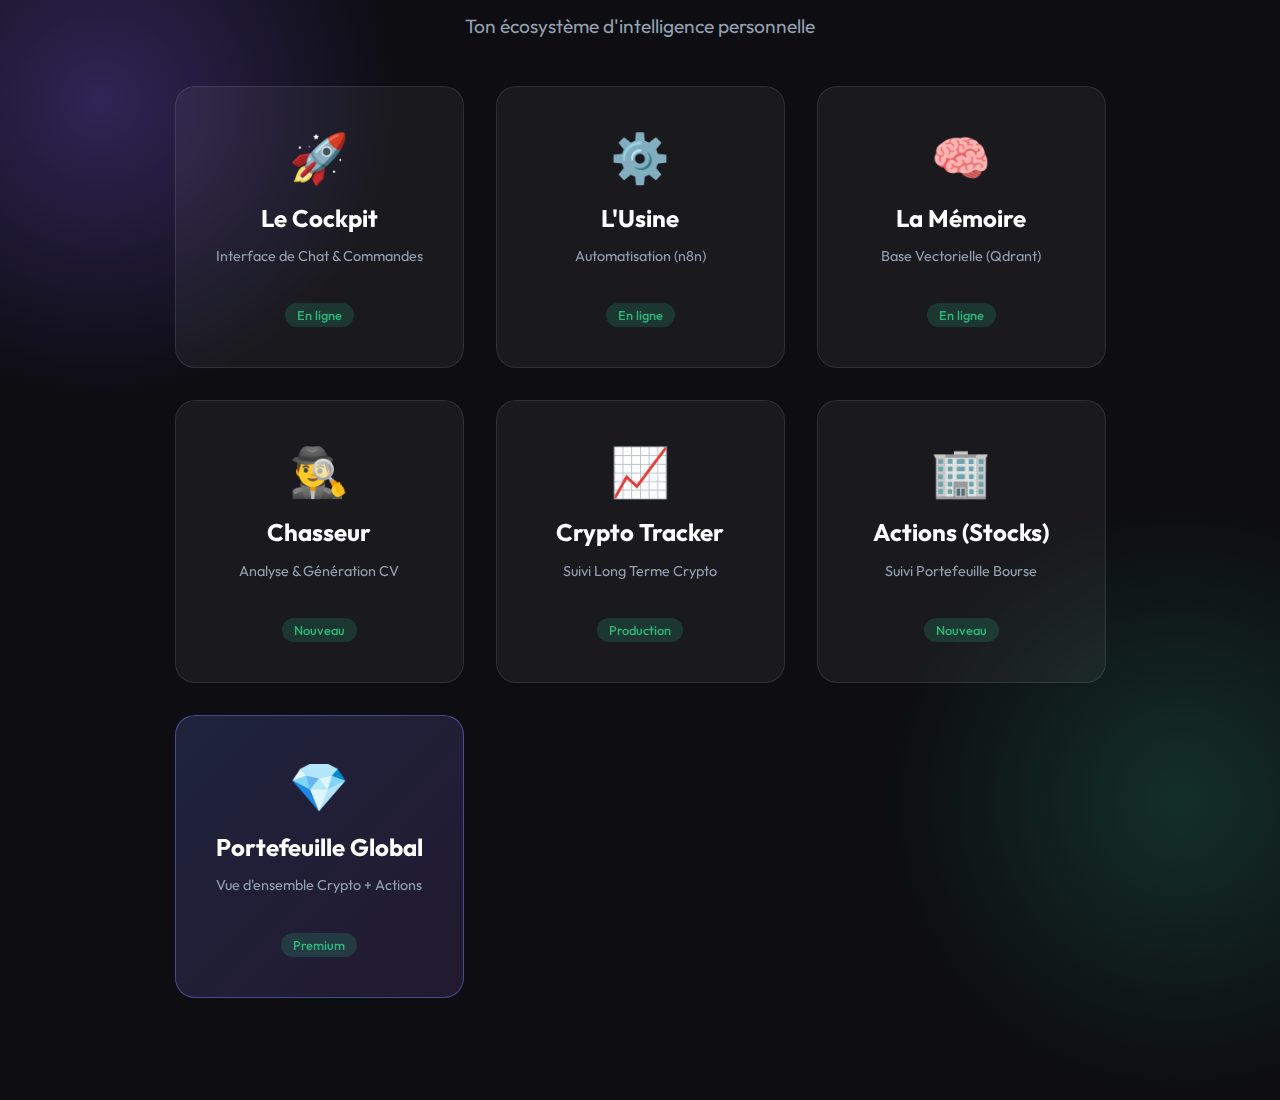
<file: dashboard/index.html>
<!DOCTYPE html>
<html lang="fr">

<head>
    <meta charset="UTF-8">
    <meta name="viewport" content="width=device-width, initial-scale=1.0">
    <title>AI Control Center</title>
    <link rel="preconnect" href="https://fonts.googleapis.com">
    <link rel="preconnect" href="https://fonts.gstatic.com" crossorigin>
    <link href="https://fonts.googleapis.com/css2?family=Outfit:wght@300;500;700&display=swap" rel="stylesheet">
    <link rel="stylesheet" href="style.css">
</head>

<body>
    <div class="background-orb"></div>
    <div class="background-orb two"></div>

    <div class="container">
        <header>
            <h1>AI Control Center</h1>
            <p>Ton écosystème d'intelligence personnelle</p>
        </header>

        <div class="grid">
            <!-- Card 1: Cockpit -->
            <a href="http://localhost:3000" target="_blank" class="card">
                <div class="icon">🚀</div>
                <h2>Le Cockpit</h2>
                <p>Interface de Chat & Commandes</p>
                <div class="status">En ligne</div>
            </a>

            <!-- Card 2: Usine -->
            <a href="http://localhost:5678" target="_blank" class="card">
                <div class="icon">⚙️</div>
                <h2>L'Usine</h2>
                <p>Automatisation (n8n)</p>
                <div class="status">En ligne</div>
            </a>

            <!-- Card 3: Mémoire -->
            <a href="http://localhost:6333/dashboard" target="_blank" class="card">
                <div class="icon">🧠</div>
                <h2>La Mémoire</h2>
                <p>Base Vectorielle (Qdrant)</p>
                <div class="status">En ligne</div>
            </a>
            <!-- Card 4: Job Hunter -->
            <a href="job-hunter.html" class="card">
                <div class="icon">🕵️‍♂️</div>
                <h2>Chasseur</h2>
                <p>Analyse & Génération CV</p>
                <div class="status">Nouveau</div>
            </a>

            <!-- Card 5: Crypto One-Glance -->
            <a href="crypto.html" class="card">
                <div class="icon">📈</div>
                <h2>Crypto Tracker</h2>
                <p>Suivi Long Terme Crypto</p>
                <div class="status">Production</div>
            </a>

            <!-- Card 6: Stocks -->
            <a href="stocks.html" class="card">
                <div class="icon">🏢</div>
                <h2>Actions (Stocks)</h2>
                <p>Suivi Portefeuille Bourse</p>
                <div class="status">Nouveau</div>
            </a>

            <!-- Card 7: Global Portfolio -->
            <a href="portfolio.html" class="card"
                style="background: linear-gradient(135deg, rgba(102, 126, 234, 0.2), rgba(118, 75, 162, 0.2)); border: 1px solid rgba(102, 126, 234, 0.5);">
                <div class="icon">💎</div>
                <h2>Portefeuille Global</h2>
                <p>Vue d'ensemble Crypto + Actions</p>
                <div class="status">Premium</div>
            </a>
        </div>
    </div>
</body>

</html>
</file>
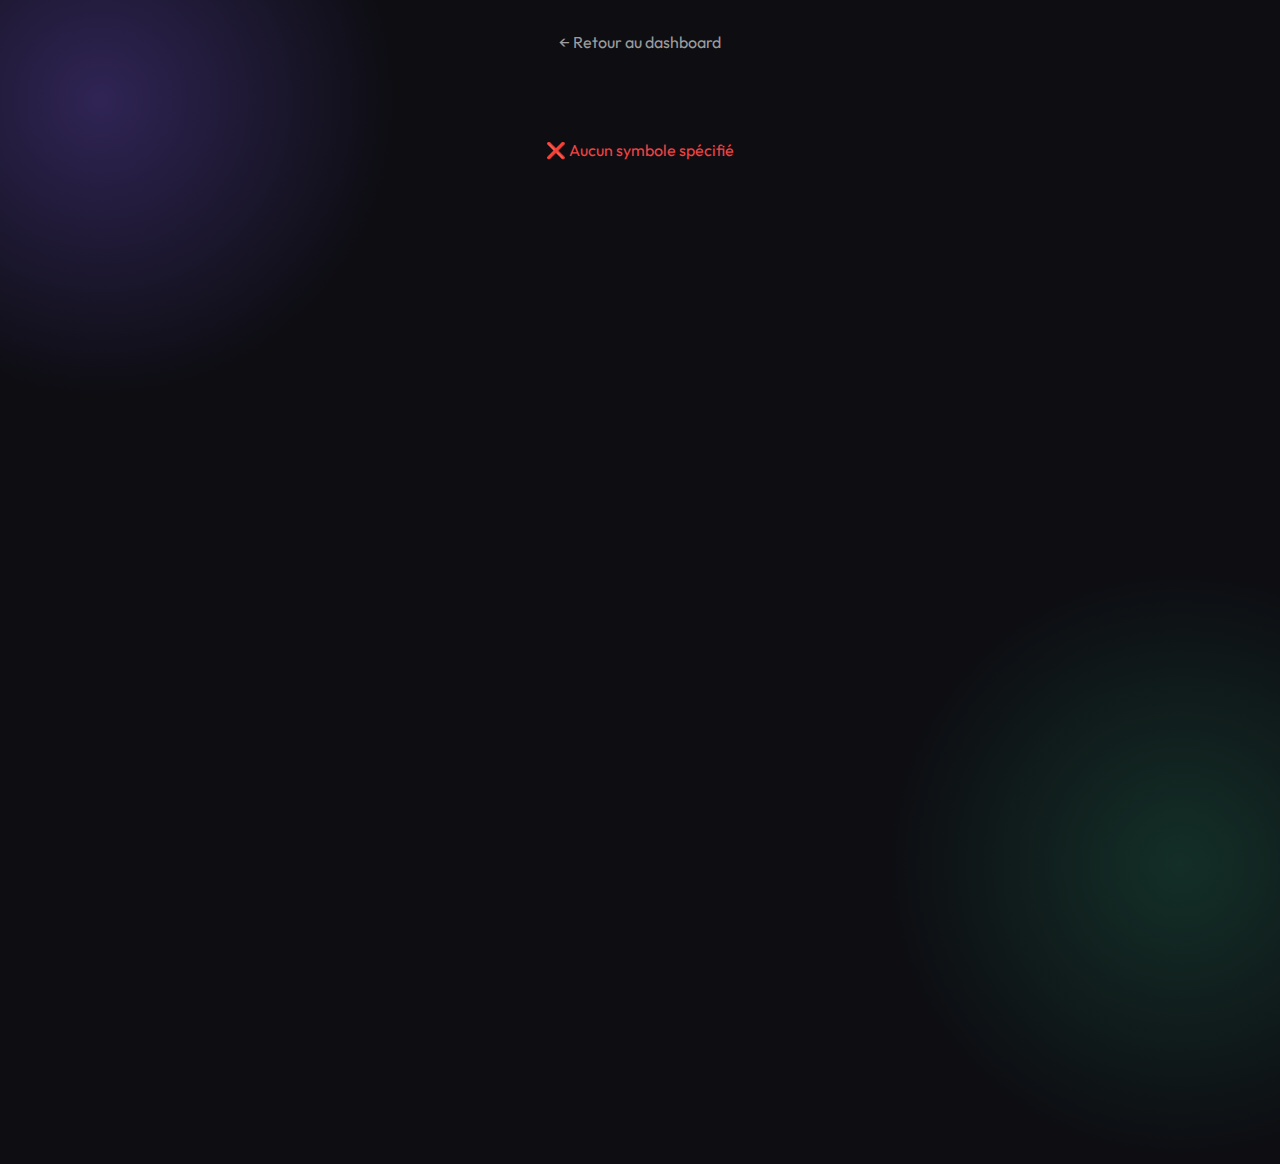
<file: dashboard/crypto-detail.html>
<!DOCTYPE html>
<html lang="fr">

<head>
      <meta charset="UTF-8">
      <meta name="viewport" content="width=device-width, initial-scale=1.0">
      <title>Crypto Detail</title>
      <link rel="preconnect" href="https://fonts.googleapis.com">
      <link rel="preconnect" href="https://fonts.gstatic.com" crossorigin>
      <link href="https://fonts.googleapis.com/css2?family=Outfit:wght@300;500;700&display=swap" rel="stylesheet">
      <link rel="stylesheet" href="style.css">
      <style>
            body {
                  align-items: flex-start !important;
                  overflow-y: auto !important;
                  padding: 2rem 0;
            }

            .container {
                  width: 100%;
                  max-width: 1200px;
                  margin: 0 auto;
                  padding: 0 2rem;
            }

            .back-btn {
                  display: inline-block;
                  color: rgba(255, 255, 255, 0.6);
                  text-decoration: none;
                  margin-bottom: 2rem;
                  transition: color 0.3s ease;
            }

            .back-btn:hover {
                  color: white;
            }

            .detail-header {
                  background: rgba(255, 255, 255, 0.05);
                  border: 1px solid rgba(255, 255, 255, 0.1);
                  border-radius: 16px;
                  padding: 2rem;
                  margin-bottom: 2rem;
            }

            .detail-title {
                  font-size: 2.5rem;
                  font-weight: 700;
                  margin-bottom: 0.5rem;
            }

            .detail-subtitle {
                  color: rgba(255, 255, 255, 0.6);
                  font-size: 1.2rem;
            }

            .metrics-grid {
                  display: grid;
                  grid-template-columns: repeat(auto-fit, minmax(250px, 1fr));
                  gap: 1.5rem;
                  margin-bottom: 2rem;
            }

            .metric-card {
                  background: rgba(255, 255, 255, 0.05);
                  border: 1px solid rgba(255, 255, 255, 0.1);
                  border-radius: 12px;
                  padding: 1.5rem;
            }

            .metric-label {
                  font-size: 14px;
                  color: rgba(255, 255, 255, 0.6);
                  margin-bottom: 8px;
            }

            .metric-value {
                  font-size: 24px;
                  font-weight: 700;
                  color: white;
            }

            .loading {
                  text-align: center;
                  padding: 40px;
                  color: rgba(255, 255, 255, 0.6);
            }

            .spinner {
                  border: 3px solid rgba(255, 255, 255, 0.1);
                  border-top: 3px solid #667eea;
                  border-radius: 50%;
                  width: 40px;
                  height: 40px;
                  animation: spin 1s linear infinite;
                  margin: 0 auto 16px;
            }

            @keyframes spin {
                  0% {
                        transform: rotate(0deg);
                  }

                  100% {
                        transform: rotate(360deg);
                  }
            }
      </style>
</head>

<body>
      <div class="background-orb"></div>
      <div class="background-orb two"></div>

      <div class="container">
            <a href="crypto.html" class="back-btn">← Retour au dashboard</a>

            <div id="content">
                  <div class="loading">
                        <div class="spinner"></div>
                        <p>Chargement des détails...</p>
                  </div>
            </div>
      </div>

      <script>
            const API_BASE = 'http://localhost:8000';

            // Get symbol from URL
            const urlParams = new URLSearchParams(window.location.search);
            const symbol = urlParams.get('symbol');

            if (!symbol) {
                  document.getElementById('content').innerHTML = `
                <div class="loading">
                    <p style="color: #ef4444;">❌ Aucun symbole spécifié</p>
                </div>
            `;
            } else {
                  loadCryptoDetail(symbol);
            }

            async function loadCryptoDetail(symbol) {
                  try {
                        const response = await fetch(`${API_BASE}/crypto/assets/${symbol}`);

                        if (!response.ok) {
                              throw new Error(`Erreur ${response.status}`);
                        }

                        const data = await response.json();
                        renderDetail(data);
                  } catch (error) {
                        document.getElementById('content').innerHTML = `
                    <div class="loading">
                        <p style="color: #ef4444;">❌ Erreur de chargement</p>
                        <p style="font-size: 14px; color: rgba(255,255,255,0.6);">${error.message}</p>
                    </div>
                `;
                  }
            }

            function renderDetail(crypto) {
                  const statusClass = crypto.status ? `status-${crypto.status.toLowerCase()}` : 'status-observer';
                  const price = crypto.price_usd ? `$${crypto.price_usd.toLocaleString('en-US', { minimumFractionDigits: 2, maximumFractionDigits: 2 })}` : 'N/A';
                  const marketCap = crypto.market_cap ? `$${(crypto.market_cap / 1e9).toFixed(2)}B` : 'N/A';
                  const tvl = crypto.tvl ? `$${(crypto.tvl / 1e9).toFixed(2)}B` : 'N/A';

                  document.getElementById('content').innerHTML = `
                <div class="detail-header">
                    <div class="detail-title">${crypto.symbol}</div>
                    <div class="detail-subtitle">${crypto.name} • ${crypto.category || 'N/A'}</div>
                </div>

                <div class="metrics-grid">
                    <div class="metric-card">
                        <div class="metric-label">Prix</div>
                        <div class="metric-value">${price}</div>
                    </div>
                    
                    <div class="metric-card">
                        <div class="metric-label">Market Cap</div>
                        <div class="metric-value">${marketCap}</div>
                    </div>
                    
                    <div class="metric-card">
                        <div class="metric-label">TVL</div>
                        <div class="metric-value">${tvl}</div>
                    </div>
                    
                    <div class="metric-card">
                        <div class="metric-label">Score Total</div>
                        <div class="metric-value">${crypto.total_score ? crypto.total_score.toFixed(1) : '-'}/30</div>
                    </div>
                    
                    <div class="metric-card">
                        <div class="metric-label">Fundamentals</div>
                        <div class="metric-value">${crypto.fundamentals_score ? crypto.fundamentals_score.toFixed(1) : '-'}/10</div>
                    </div>
                    
                    <div class="metric-card">
                        <div class="metric-label">Tokenomics</div>
                        <div class="metric-value">${crypto.tokenomics_score ? crypto.tokenomics_score.toFixed(1) : '-'}/10</div>
                    </div>
                    
                    <div class="metric-card">
                        <div class="metric-label">Momentum</div>
                        <div class="metric-value">${crypto.momentum_score ? crypto.momentum_score.toFixed(1) : '-'}/10</div>
                    </div>
                    
                    <div class="metric-card">
                        <div class="metric-label">Statut</div>
                        <div class="metric-value">
                            <span class="status-badge ${statusClass}">${crypto.status || 'N/A'}</span>
                        </div>
                    </div>
                </div>

                ${crypto.thesis ? `
                    <div class="metric-card" style="margin-bottom: 1.5rem;">
                        <div class="metric-label">Thèse d'investissement</div>
                        <p style="color: rgba(255,255,255,0.8); margin-top: 1rem; line-height: 1.6;">${crypto.thesis}</p>
                    </div>
                ` : ''}

                ${crypto.risks ? `
                    <div class="metric-card" style="margin-bottom: 1.5rem;">
                        <div class="metric-label">Risques</div>
                        <p style="color: rgba(255,255,255,0.8); margin-top: 1rem; line-height: 1.6;">${crypto.risks}</p>
                    </div>
                ` : ''}

                <div style="text-align: center; margin-top: 3rem; color: rgba(255,255,255,0.4);">
                    <p>📊 Plus de détails à venir (graphiques, événements, etc.)</p>
                </div>
            `;
            }
      </script>
</body>

</html>
</file>
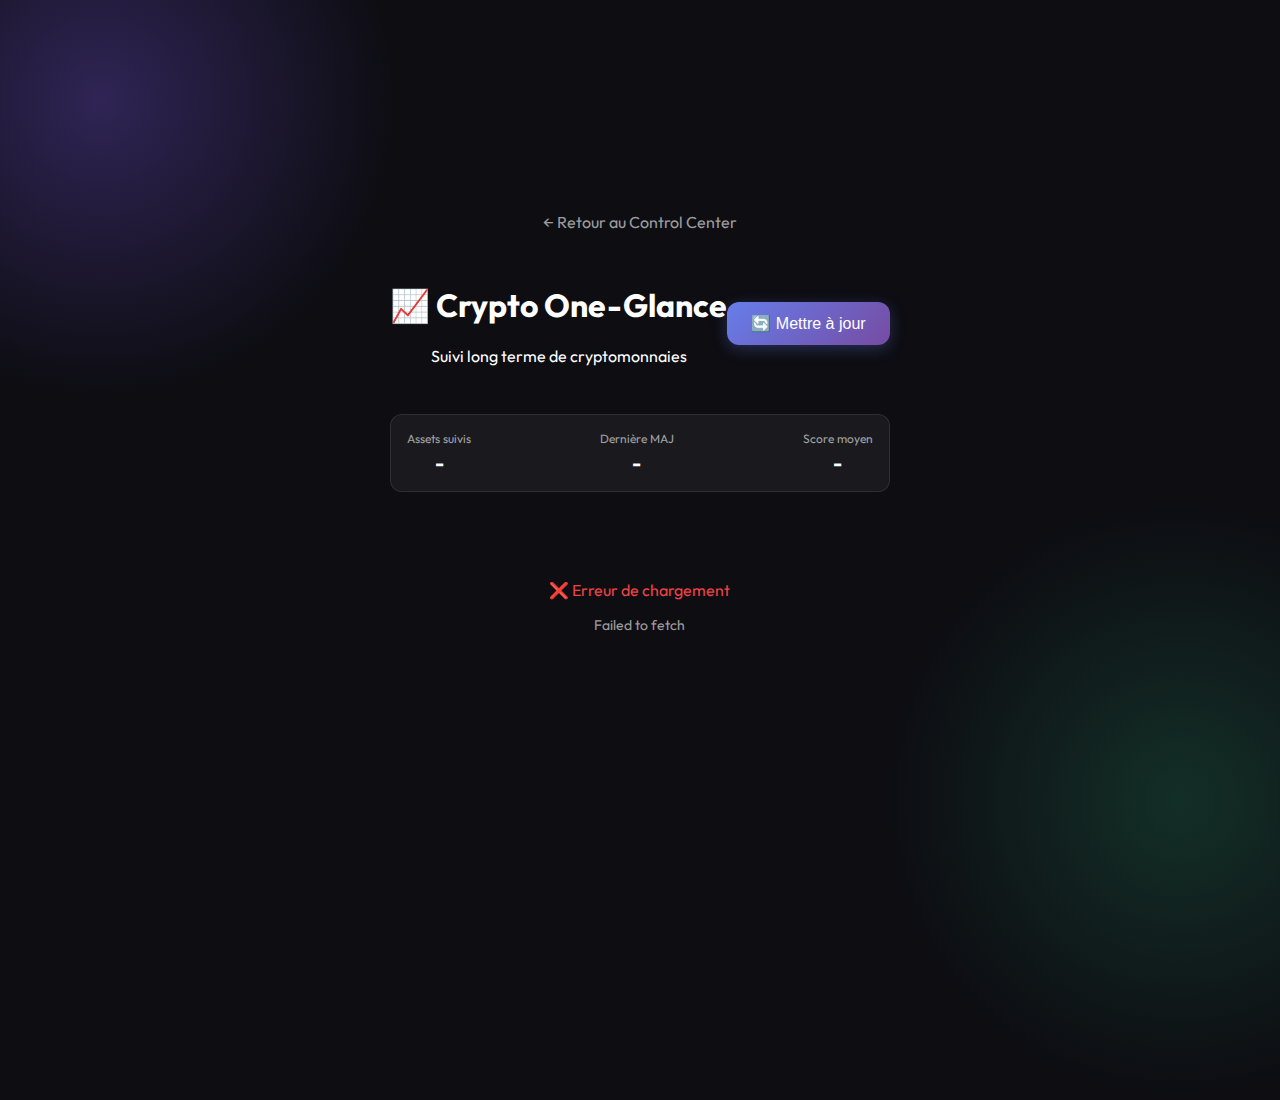
<file: dashboard/crypto.html>
<!DOCTYPE html>
<html lang="fr">

<head>
      <meta charset="UTF-8">
      <meta name="viewport" content="width=device-width, initial-scale=1.0">
      <title>Crypto One-Glance</title>
      <link rel="preconnect" href="https://fonts.googleapis.com">
      <link rel="preconnect" href="https://fonts.gstatic.com" crossorigin>
      <link href="https://fonts.googleapis.com/css2?family=Outfit:wght@300;500;700&display=swap" rel="stylesheet">
      <link rel="stylesheet" href="style.css">
      <style>
            .crypto-header {
                  display: flex;
                  justify-content: space-between;
                  align-items: center;
                  margin-bottom: 2rem;
            }

            .update-btn {
                  background: linear-gradient(135deg, #667eea 0%, #764ba2 100%);
                  color: white;
                  border: none;
                  padding: 12px 24px;
                  border-radius: 12px;
                  font-size: 16px;
                  font-weight: 500;
                  cursor: pointer;
                  transition: all 0.3s ease;
                  box-shadow: 0 4px 15px rgba(102, 126, 234, 0.3);
            }

            .update-btn:hover {
                  transform: translateY(-2px);
                  box-shadow: 0 6px 20px rgba(102, 126, 234, 0.4);
            }

            .update-btn:disabled {
                  opacity: 0.6;
                  cursor: not-allowed;
            }

            .status-bar {
                  background: rgba(255, 255, 255, 0.05);
                  border: 1px solid rgba(255, 255, 255, 0.1);
                  border-radius: 12px;
                  padding: 16px;
                  margin-bottom: 2rem;
                  display: flex;
                  justify-content: space-between;
                  align-items: center;
            }

            .status-item {
                  text-align: center;
            }

            .status-label {
                  font-size: 12px;
                  color: rgba(255, 255, 255, 0.6);
                  margin-bottom: 4px;
            }

            .status-value {
                  font-size: 20px;
                  font-weight: 700;
                  color: white;
            }

            .crypto-grid {
                  display: grid;
                  grid-template-columns: repeat(auto-fill, minmax(280px, 1fr));
                  gap: 1.5rem;
                  margin-top: 2rem;
            }

            .crypto-card {
                  background: rgba(255, 255, 255, 0.05);
                  border: 1px solid rgba(255, 255, 255, 0.1);
                  border-radius: 16px;
                  padding: 20px;
                  transition: all 0.3s ease;
            }

            .crypto-card:hover {
                  background: rgba(255, 255, 255, 0.08);
                  border-color: rgba(255, 255, 255, 0.2);
                  transform: translateY(-4px);
            }

            .crypto-symbol {
                  font-size: 24px;
                  font-weight: 700;
                  margin-bottom: 8px;
            }

            .crypto-name {
                  font-size: 14px;
                  color: rgba(255, 255, 255, 0.6);
                  margin-bottom: 16px;
            }

            .crypto-price {
                  font-size: 28px;
                  font-weight: 700;
                  color: #667eea;
                  margin-bottom: 12px;
            }

            .crypto-score {
                  display: flex;
                  justify-content: space-between;
                  align-items: center;
                  margin-top: 12px;
                  padding-top: 12px;
                  border-top: 1px solid rgba(255, 255, 255, 0.1);
            }

            .score-value {
                  font-size: 18px;
                  font-weight: 700;
            }

            .status-badge {
                  padding: 4px 12px;
                  border-radius: 20px;
                  font-size: 12px;
                  font-weight: 600;
            }

            .status-accumuler {
                  background: rgba(34, 197, 94, 0.2);
                  color: #22c55e;
            }

            .status-observer {
                  background: rgba(251, 191, 36, 0.2);
                  color: #fbbf24;
            }

            .status-riskoff {
                  background: rgba(239, 68, 68, 0.2);
                  color: #ef4444;
            }

            .loading {
                  text-align: center;
                  padding: 40px;
                  color: rgba(255, 255, 255, 0.6);
            }

            .spinner {
                  border: 3px solid rgba(255, 255, 255, 0.1);
                  border-top: 3px solid #667eea;
                  border-radius: 50%;
                  width: 40px;
                  height: 40px;
                  animation: spin 1s linear infinite;
                  margin: 0 auto 16px;
            }

            @keyframes spin {
                  0% {
                        transform: rotate(0deg);
                  }

                  100% {
                        transform: rotate(360deg);
                  }
            }

            .back-btn {
                  display: inline-block;
                  color: rgba(255, 255, 255, 0.6);
                  text-decoration: none;
                  margin-bottom: 2rem;
                  transition: color 0.3s ease;
            }

            .back-btn:hover {
                  color: white;
            }
      </style>
</head>

<body>
      <div class="background-orb"></div>
      <div class="background-orb two"></div>

      <div class="container">
            <a href="index.html" class="back-btn">← Retour au Control Center</a>

            <div class="crypto-header">
                  <div>
                        <h1>📈 Crypto One-Glance</h1>
                        <p>Suivi long terme de cryptomonnaies</p>
                  </div>
                  <button id="updateBtn" class="update-btn" onclick="updateData()">
                        🔄 Mettre à jour
                  </button>
            </div>

            <div class="status-bar">
                  <div class="status-item">
                        <div class="status-label">Assets suivis</div>
                        <div class="status-value" id="totalAssets">-</div>
                  </div>
                  <div class="status-item">
                        <div class="status-label">Dernière MAJ</div>
                        <div class="status-value" id="lastUpdate">-</div>
                  </div>
                  <div class="status-item">
                        <div class="status-label">Score moyen</div>
                        <div class="status-value" id="avgScore">-</div>
                  </div>
            </div>

            <div id="content">
                  <div class="loading">
                        <div class="spinner"></div>
                        <p>Chargement des données...</p>
                  </div>
            </div>
      </div>

      <script>
            const API_BASE = 'http://localhost:8000';

            async function loadDashboard() {
                  try {
                        const response = await fetch(`${API_BASE}/crypto/dashboard`);
                        const data = await response.json();

                        // Update status bar
                        document.getElementById('totalAssets').textContent = data.assets.length;
                        document.getElementById('lastUpdate').textContent = new Date(data.updated_at).toLocaleTimeString('fr-FR', { hour: '2-digit', minute: '2-digit' });

                        const avgScore = data.assets
                              .filter(a => a.total_score)
                              .reduce((sum, a) => sum + a.total_score, 0) / data.assets.filter(a => a.total_score).length;
                        document.getElementById('avgScore').textContent = avgScore.toFixed(1);

                        // Render crypto cards
                        const content = document.getElementById('content');
                        content.innerHTML = '<div class="crypto-grid"></div>';
                        const grid = content.querySelector('.crypto-grid');

                        data.assets
                              .sort((a, b) => (b.total_score || 0) - (a.total_score || 0))
                              .forEach(asset => {
                                    const card = document.createElement('div');
                                    card.className = 'crypto-card';

                                    const statusClass = asset.status ? `status-${asset.status.toLowerCase()}` : 'status-observer';
                                    const price = asset.price_usd ? `$${asset.price_usd.toLocaleString('en-US', { minimumFractionDigits: 2, maximumFractionDigits: 2 })}` : 'N/A';

                                    card.innerHTML = `
                            <div class="crypto-symbol">${asset.symbol}</div>
                            <div class="crypto-name">${asset.name} • ${asset.category}</div>
                            <div class="crypto-price">${price}</div>
                            <div class="crypto-score">
                                <div>
                                    <div class="status-label">Score</div>
                                    <div class="score-value">${asset.total_score ? asset.total_score.toFixed(1) : '-'}/30</div>
                                </div>
                                <div class="status-badge ${statusClass}">
                                    ${asset.status || 'N/A'}
                                </div>
                            </div>
                        `;

                                    card.onclick = () => window.location.href = `crypto-detail.html?symbol=${asset.symbol}`;
                                    grid.appendChild(card);
                              });
                  } catch (error) {
                        document.getElementById('content').innerHTML = `
                    <div class="loading">
                        <p style="color: #ef4444;">❌ Erreur de chargement</p>
                        <p style="font-size: 14px; color: rgba(255,255,255,0.6);">${error.message}</p>
                    </div>
                `;
                  }
            }

            async function updateData() {
                  const btn = document.getElementById('updateBtn');
                  btn.disabled = true;
                  btn.textContent = '⏳ Collecte en cours...';

                  try {
                        // Trigger collection
                        const collectResponse = await fetch(`${API_BASE}/crypto/trigger/collect`, {
                              method: 'POST'
                        });

                        if (!collectResponse.ok) {
                              throw new Error('Erreur lors de la collecte des données');
                        }

                        btn.textContent = '⏳ Calcul des scores...';

                        // Compute scores
                        const scoreResponse = await fetch(`${API_BASE}/crypto/compute/scores`, {
                              method: 'POST'
                        });

                        if (!scoreResponse.ok) {
                              throw new Error('Erreur lors du calcul des scores');
                        }

                        const scoreData = await scoreResponse.json();

                        // Success!
                        btn.textContent = '✅ Mise à jour réussie';
                        setTimeout(() => {
                              btn.textContent = '🔄 Mettre à jour';
                              loadDashboard(); // Reload data
                        }, 2000);

                  } catch (error) {
                        btn.textContent = '❌ Erreur';
                        alert('❌ Erreur: ' + error.message);
                        setTimeout(() => {
                              btn.textContent = '🔄 Mettre à jour';
                        }, 2000);
                  } finally {
                        btn.disabled = false;
                  }
            }

            // Load dashboard on page load
            loadDashboard();

            // Auto-refresh every 60 seconds
            setInterval(loadDashboard, 60000);
      </script>
</body>

</html>
</file>
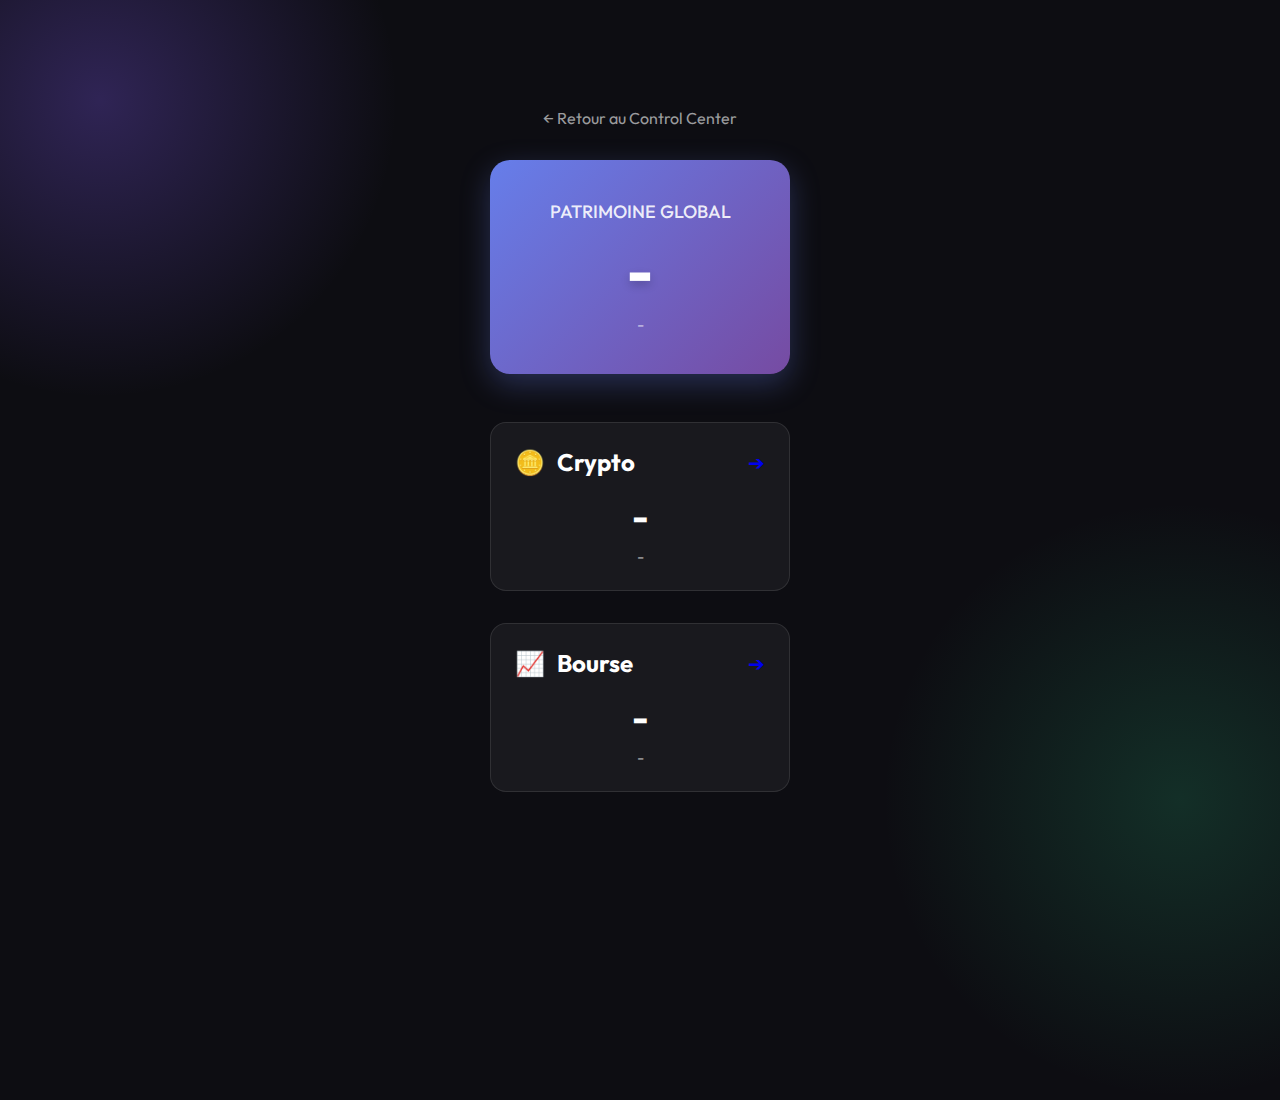
<file: dashboard/portfolio.html>
<!DOCTYPE html>
<html lang="fr">

<head>
      <meta charset="UTF-8">
      <meta name="viewport" content="width=device-width, initial-scale=1.0">
      <title>Global Portfolio</title>
      <link rel="preconnect" href="https://fonts.googleapis.com">
      <link href="https://fonts.googleapis.com/css2?family=Outfit:wght@300;500;700&display=swap" rel="stylesheet">
      <link rel="stylesheet" href="style.css">
      <style>
            .summary-grid {
                  display: grid;
                  grid-template-columns: repeat(auto-fit, minmax(300px, 1fr));
                  gap: 2rem;
                  margin-top: 2rem;
            }

            .asset-card {
                  background: rgba(255, 255, 255, 0.05);
                  border: 1px solid rgba(255, 255, 255, 0.1);
                  border-radius: 16px;
                  padding: 24px;
                  transition: all 0.3s ease;
                  text-decoration: none;
                  display: block;
            }

            .asset-card:hover {
                  background: rgba(255, 255, 255, 0.08);
                  transform: translateY(-4px);
            }

            .card-header {
                  display: flex;
                  justify-content: space-between;
                  align-items: center;
                  margin-bottom: 1rem;
            }

            .card-title {
                  font-size: 24px;
                  font-weight: 700;
                  color: white;
                  display: flex;
                  align-items: center;
                  gap: 12px;
            }

            .card-value {
                  font-size: 36px;
                  font-weight: 700;
                  color: white;
                  margin-bottom: 8px;
            }

            .card-sub {
                  font-size: 16px;
                  color: rgba(255, 255, 255, 0.6);
            }

            .pnl {
                  font-weight: 600;
            }

            .positive {
                  color: #10b981;
            }

            .negative {
                  color: #ef4444;
            }

            .total-section {
                  background: linear-gradient(135deg, #667eea 0%, #764ba2 100%);
                  border-radius: 20px;
                  padding: 40px;
                  text-align: center;
                  margin-bottom: 3rem;
                  box-shadow: 0 10px 30px rgba(102, 126, 234, 0.3);
            }

            .total-label {
                  font-size: 18px;
                  color: rgba(255, 255, 255, 0.9);
                  margin-bottom: 12px;
                  font-weight: 500;
            }

            .total-amount {
                  font-size: 56px;
                  font-weight: 800;
                  color: white;
                  margin-bottom: 8px;
                  text-shadow: 0 4px 10px rgba(0, 0, 0, 0.2);
            }
      </style>
</head>

<body>
      <div class="background-orb"></div>
      <div class="background-orb two"></div>

      <div class="container">
            <a href="index.html" class="back-btn"
                  style="color: rgba(255,255,255,0.6); text-decoration: none; margin-bottom: 2rem; display: inline-block;">←
                  Retour au Control Center</a>

            <div class="total-section">
                  <div class="total-label">PATRIMOINE GLOBAL</div>
                  <div class="total-amount" id="globalValue">-</div>
                  <div class="card-sub" id="globalPnl">-</div>
            </div>

            <div class="summary-grid">
                  <!-- Crypto Card -->
                  <a href="crypto.html" class="asset-card">
                        <div class="card-header">
                              <div class="card-title"><span>🪙</span> Crypto</div>
                              <span style="font-size: 20px;">➔</span>
                        </div>
                        <div class="card-value" id="cryptoValue">-</div>
                        <div class="card-sub" id="cryptoPnl">-</div>
                  </a>

                  <!-- Stocks Card -->
                  <a href="stocks.html" class="asset-card">
                        <div class="card-header">
                              <div class="card-title"><span>📈</span> Bourse</div>
                              <span style="font-size: 20px;">➔</span>
                        </div>
                        <div class="card-value" id="stocksValue">-</div>
                        <div class="card-sub" id="stocksPnl">-</div>
                  </a>
            </div>
      </div>

      <script>
            const API_BASE = 'http://localhost:8000';

            async function loadData() {
                  try {
                        // Fetch Crypto
                        const cryptoRes = await fetch(`${API_BASE}/crypto/portfolio/positions`);
                        const cryptoData = await cryptoRes.json();

                        // Fetch Stocks
                        const stocksRes = await fetch(`${API_BASE}/stocks/dashboard`); // Contains positions
                        const stocksData = await stocksRes.json();

                        // Calculate Crypto Stats
                        const cryptoVal = cryptoData.summary ? cryptoData.summary.total_value : 0;
                        const cryptoInvested = cryptoData.summary ? cryptoData.summary.total_invested : 0;
                        const cryptoPnl = cryptoVal - cryptoInvested;
                        const cryptoPnlPercent = cryptoInvested > 0 ? (cryptoPnl / cryptoInvested) * 100 : 0;

                        // Calculate Stocks Stats
                        let stocksVal = 0;
                        let stocksInvested = 0;
                        if (stocksData.positions) {
                              // Need to aggregate similarly to stocks.html/db logic
                              // The dashboard returns flat positions but doesn't return a "summary" object like crypto endpoint does
                              // But wait, db.get_positions returns current_value field!
                              stocksData.positions.forEach(p => {
                                    stocksVal += parseFloat(p.current_value || 0);
                                    stocksInvested += parseFloat(p.invested_amount || 0);
                              });
                        }
                        const stocksPnl = stocksVal - stocksInvested;
                        const stocksPnlPercent = stocksInvested > 0 ? (stocksPnl / stocksInvested) * 100 : 0;

                        // Global Stats
                        const globalVal = cryptoVal + stocksVal;
                        const globalInvested = cryptoInvested + stocksInvested;
                        const globalPnl = globalVal - globalInvested;
                        const globalPnlPercent = globalInvested > 0 ? (globalPnl / globalInvested) * 100 : 0;

                        // Update UI
                        updateCard('crypto', cryptoVal, cryptoPnl, cryptoPnlPercent);
                        updateCard('stocks', stocksVal, stocksPnl, stocksPnlPercent);

                        document.getElementById('globalValue').textContent = formatMoney(globalVal);
                        document.getElementById('globalPnl').innerHTML = formatPnl(globalPnl, globalPnlPercent);

                  } catch (error) {
                        console.error("Error loading portfolio:", error);
                  }
            }

            function formatMoney(amount) {
                  return '$' + amount.toLocaleString('en-US', { minimumFractionDigits: 2, maximumFractionDigits: 2 });
            }

            function formatPnl(amount, percent) {
                  const sign = amount >= 0 ? '+' : '';
                  const className = amount >= 0 ? 'positive' : 'negative';
                  return `<span class="pnl ${className}">${sign}${formatMoney(Math.abs(amount))} (${sign}${percent.toFixed(2)}%)</span>`;
            }

            function updateCard(type, val, pnl, percent) {
                  document.getElementById(`${type}Value`).textContent = formatMoney(val);
                  document.getElementById(`${type}Pnl`).innerHTML = formatPnl(pnl, percent);
            }

            loadData();
      </script>
</body>

</html>
</file>
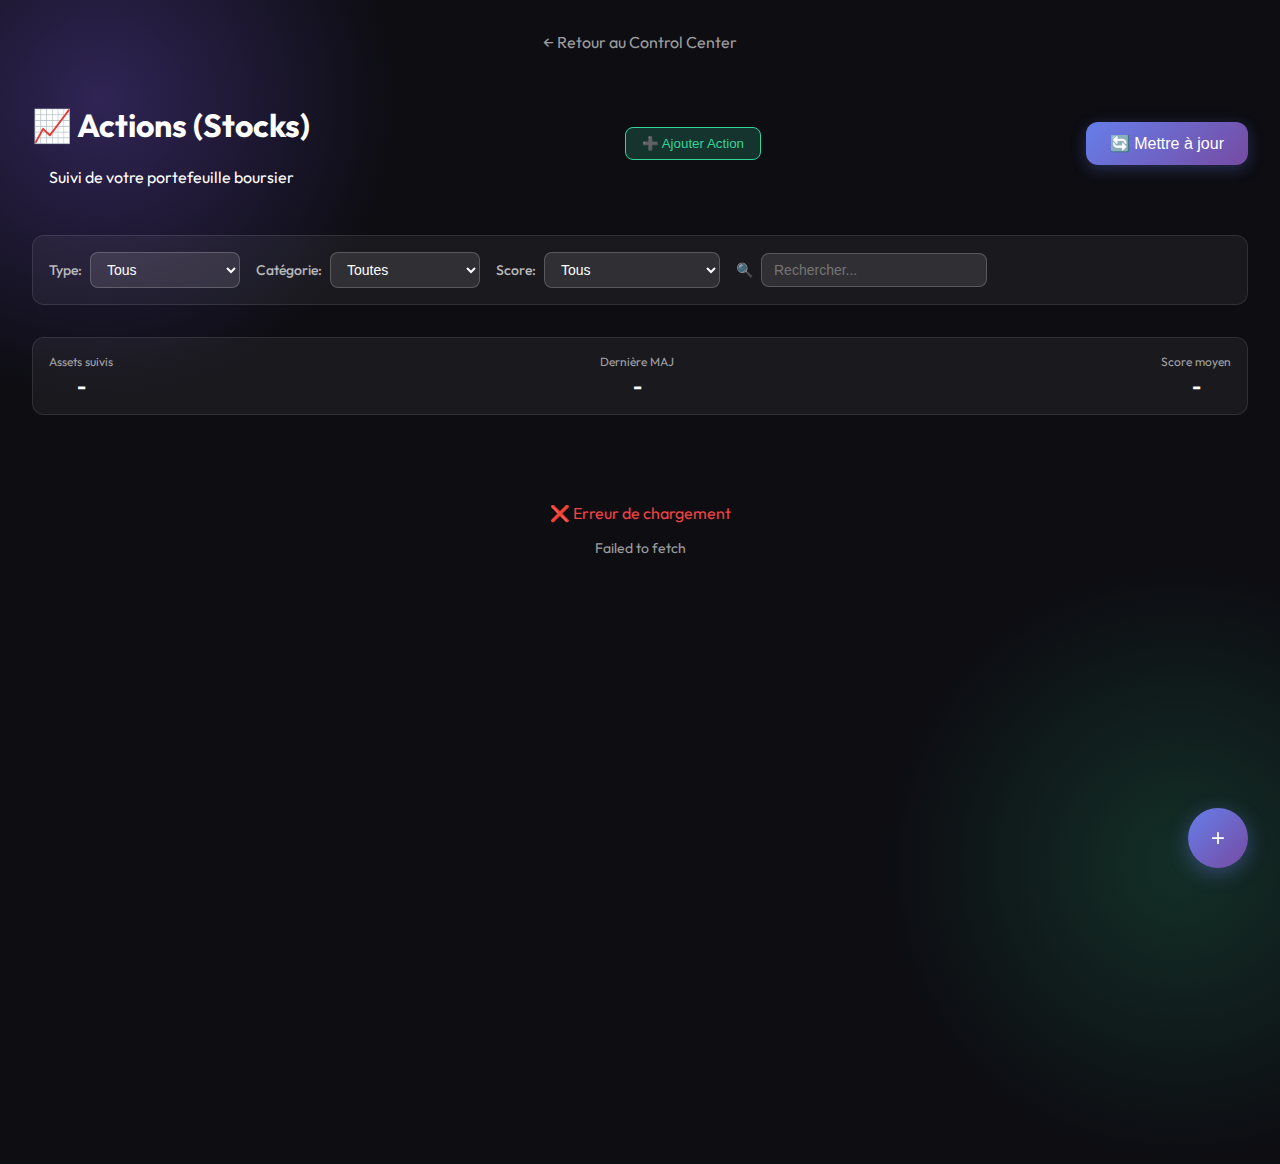
<file: dashboard/stocks.html>
<!DOCTYPE html>
<html lang="fr">

<head>
      <meta charset="UTF-8">
      <meta name="viewport" content="width=device-width, initial-scale=1.0">
      <title>Stocks One-Glance</title>
      <link rel="preconnect" href="https://fonts.googleapis.com">
      <link rel="preconnect" href="https://fonts.gstatic.com" crossorigin>
      <link href="https://fonts.googleapis.com/css2?family=Outfit:wght@300;500;700&display=swap" rel="stylesheet">
      <link rel="stylesheet" href="style.css">
      <style>
            .crypto-header {
                  display: flex;
                  justify-content: space-between;
                  align-items: center;
                  margin-bottom: 2rem;
            }

            .update-btn {
                  background: linear-gradient(135deg, #667eea 0%, #764ba2 100%);
                  color: white;
                  border: none;
                  padding: 12px 24px;
                  border-radius: 12px;
                  font-size: 16px;
                  font-weight: 500;
                  cursor: pointer;
                  transition: all 0.3s ease;
                  box-shadow: 0 4px 15px rgba(102, 126, 234, 0.3);
            }

            .update-btn:hover {
                  transform: translateY(-2px);
                  box-shadow: 0 6px 20px rgba(102, 126, 234, 0.4);
            }

            .update-btn:disabled {
                  opacity: 0.6;
                  cursor: not-allowed;
            }

            .status-bar {
                  background: rgba(255, 255, 255, 0.05);
                  border: 1px solid rgba(255, 255, 255, 0.1);
                  border-radius: 12px;
                  padding: 16px;
                  margin-bottom: 2rem;
                  display: flex;
                  justify-content: space-between;
                  align-items: center;
            }

            .status-item {
                  text-align: center;
            }

            .status-label {
                  font-size: 12px;
                  color: rgba(255, 255, 255, 0.6);
                  margin-bottom: 4px;
            }

            .status-value {
                  font-size: 20px;
                  font-weight: 700;
                  color: white;
            }

            .crypto-grid {
                  display: grid;
                  grid-template-columns: repeat(auto-fill, minmax(280px, 1fr));
                  gap: 1.5rem;
                  margin-top: 2rem;
            }

            .crypto-card {
                  background: rgba(255, 255, 255, 0.05);
                  border: 1px solid rgba(255, 255, 255, 0.1);
                  border-radius: 16px;
                  padding: 20px;
                  transition: all 0.3s ease;
            }

            .crypto-card:hover {
                  background: rgba(255, 255, 255, 0.08);
                  border-color: rgba(255, 255, 255, 0.2);
                  transform: translateY(-4px);
            }

            .crypto-symbol {
                  font-size: 24px;
                  font-weight: 700;
                  margin-bottom: 8px;
            }

            .crypto-name {
                  font-size: 14px;
                  color: rgba(255, 255, 255, 0.6);
                  margin-bottom: 16px;
            }

            .crypto-price {
                  font-size: 28px;
                  font-weight: 700;
                  color: #667eea;
                  margin-bottom: 12px;
            }

            .crypto-score {
                  display: flex;
                  justify-content: space-between;
                  align-items: center;
                  margin-top: 12px;
                  padding-top: 12px;
                  border-top: 1px solid rgba(255, 255, 255, 0.1);
            }

            .score-value {
                  font-size: 18px;
                  font-weight: 700;
            }

            .status-badge {
                  padding: 4px 12px;
                  border-radius: 20px;
                  font-size: 12px;
                  font-weight: 600;
            }

            .status-accumuler {
                  background: rgba(34, 197, 94, 0.2);
                  color: #22c55e;
            }

            .status-observer {
                  background: rgba(251, 191, 36, 0.2);
                  color: #fbbf24;
            }

            .status-riskoff {
                  background: rgba(239, 68, 68, 0.2);
                  color: #ef4444;
            }

            .loading {
                  text-align: center;
                  padding: 40px;
                  color: rgba(255, 255, 255, 0.6);
            }

            .spinner {
                  border: 3px solid rgba(255, 255, 255, 0.1);
                  border-top: 3px solid #667eea;
                  border-radius: 50%;
                  width: 40px;
                  height: 40px;
                  animation: spin 1s linear infinite;
                  margin: 0 auto 16px;
            }

            @keyframes spin {
                  0% {
                        transform: rotate(0deg);
                  }

                  100% {
                        transform: rotate(360deg);
                  }
            }

            .back-btn {
                  display: inline-block;
                  color: rgba(255, 255, 255, 0.6);
                  text-decoration: none;
                  margin-bottom: 2rem;
                  transition: color 0.3s ease;
            }

            .back-btn:hover {
                  color: white;
            }

            /* Override body alignment from style.css */
            body {
                  align-items: flex-start !important;
                  overflow-y: auto !important;
                  padding: 2rem 0;
            }

            .container {
                  width: 100%;
                  max-width: 1400px;
                  margin: 0 auto;
                  padding: 0 2rem;
            }

            /* Filters */
            .filters-bar {
                  background: rgba(255, 255, 255, 0.05);
                  border: 1px solid rgba(255, 255, 255, 0.1);
                  border-radius: 12px;
                  padding: 16px;
                  margin-bottom: 2rem;
                  display: flex;
                  gap: 16px;
                  flex-wrap: wrap;
                  align-items: center;
            }

            .filter-group {
                  display: flex;
                  align-items: center;
                  gap: 8px;
            }

            .filter-group label {
                  font-size: 14px;
                  color: rgba(255, 255, 255, 0.7);
                  font-weight: 500;
            }

            .filter-group select,
            .filter-group input {
                  background: rgba(255, 255, 255, 0.1);
                  border: 1px solid rgba(255, 255, 255, 0.2);
                  border-radius: 8px;
                  padding: 8px 12px;
                  color: white;
                  font-size: 14px;
                  min-width: 150px;
            }

            .search-group input {
                  min-width: 200px;
            }

            .filter-group select:focus,
            .filter-group input:focus {
                  outline: none;
                  border-color: #667eea;
            }

            /* Portfolio Summary */
            .portfolio-summary {
                  display: grid;
                  grid-template-columns: repeat(auto-fit, minmax(250px, 1fr));
                  gap: 1rem;
                  margin-bottom: 2rem;
                  padding: 1.5rem;
                  background: linear-gradient(135deg, rgba(102, 126, 234, 0.1), rgba(118, 75, 162, 0.1));
                  border: 1px solid rgba(102, 126, 234, 0.3);
                  border-radius: 12px;
            }

            .summary-card {
                  text-align: center;
                  padding: 1rem;
                  background: rgba(255, 255, 255, 0.05);
                  border-radius: 8px;
                  transition: transform 0.2s ease;
            }

            .summary-card:hover {
                  transform: translateY(-2px);
            }

            .summary-card.positive {
                  background: rgba(16, 185, 129, 0.1);
                  border: 1px solid rgba(16, 185, 129, 0.3);
            }

            .summary-card.negative {
                  background: rgba(239, 68, 68, 0.1);
                  border: 1px solid rgba(239, 68, 68, 0.3);
            }

            .summary-label {
                  font-size: 14px;
                  color: rgba(255, 255, 255, 0.7);
                  margin-bottom: 8px;
            }

            .summary-value {
                  font-size: 24px;
                  font-weight: 700;
                  color: white;
            }

            .summary-card.positive .summary-value {
                  color: #10b981;
            }

            .summary-card.negative .summary-value {
                  color: #ef4444;
            }

            /* Position indicator on crypto cards */
            .position-indicator {
                  margin-top: 12px;
                  padding: 8px;
                  background: rgba(102, 126, 234, 0.1);
                  border-left: 3px solid #667eea;
                  border-radius: 4px;
                  font-size: 12px;
            }

            .position-indicator .invested {
                  color: rgba(255, 255, 255, 0.6);
                  margin-bottom: 4px;
            }

            .position-indicator .current {
                  color: rgba(255, 255, 255, 0.8);
                  margin-bottom: 4px;
            }

            .position-indicator .profit {
                  font-weight: 600;
            }

            .position-indicator .profit.positive {
                  color: #10b981;
            }

            .position-indicator .profit.negative {
                  color: #ef4444;
            }

            /* Modal for adding positions */
            .modal {
                  display: none;
                  position: fixed;
                  z-index: 1000;
                  left: 0;
                  top: 0;
                  width: 100%;
                  height: 100%;
                  background-color: rgba(0, 0, 0, 0.7);
                  backdrop-filter: blur(5px);
            }

            .modal-content {
                  background: linear-gradient(135deg, #1a1a2e 0%, #16213e 100%);
                  margin: 5% auto;
                  padding: 2rem;
                  border: 1px solid rgba(102, 126, 234, 0.3);
                  border-radius: 16px;
                  width: 90%;
                  max-width: 500px;
                  box-shadow: 0 20px 60px rgba(0, 0, 0, 0.5);
            }

            .modal-header {
                  display: flex;
                  justify-content: space-between;
                  align-items: center;
                  margin-bottom: 1.5rem;
            }

            .modal-header h2 {
                  color: white;
                  margin: 0;
            }

            .close-btn {
                  color: rgba(255, 255, 255, 0.6);
                  font-size: 28px;
                  font-weight: bold;
                  cursor: pointer;
                  transition: color 0.3s ease;
            }

            .close-btn:hover {
                  color: white;
            }

            .form-group {
                  margin-bottom: 1.5rem;
            }

            .form-group label {
                  display: block;
                  color: rgba(255, 255, 255, 0.8);
                  margin-bottom: 0.5rem;
                  font-size: 14px;
            }

            .form-group input,
            .form-group select,
            .form-group textarea {
                  width: 100%;
                  padding: 12px;
                  background: rgba(255, 255, 255, 0.1);
                  border: 1px solid rgba(255, 255, 255, 0.2);
                  border-radius: 8px;
                  color: white;
                  font-size: 14px;
                  box-sizing: border-box;
            }

            .form-group input:focus,
            .form-group select:focus,
            .form-group textarea:focus {
                  outline: none;
                  border-color: #667eea;
            }

            .btn {
                  padding: 12px 24px;
                  border: none;
                  border-radius: 8px;
                  font-size: 14px;
                  font-weight: 600;
                  cursor: pointer;
                  transition: all 0.3s ease;
            }

            .btn-primary {
                  background: linear-gradient(135deg, #667eea 0%, #764ba2 100%);
                  color: white;
            }

            .btn-primary:hover {
                  transform: translateY(-2px);
                  box-shadow: 0 5px 15px rgba(102, 126, 234, 0.4);
            }

            .btn-secondary {
                  background: rgba(255, 255, 255, 0.1);
                  color: white;
                  margin-left: 10px;
            }

            .btn-secondary:hover {
                  background: rgba(255, 255, 255, 0.2);
            }

            .add-position-btn {
                  position: fixed;
                  bottom: 2rem;
                  right: 2rem;
                  width: 60px;
                  height: 60px;
                  border-radius: 50%;
                  background: linear-gradient(135deg, #667eea 0%, #764ba2 100%);
                  color: white;
                  font-size: 24px;
                  border: none;
                  cursor: pointer;
                  box-shadow: 0 5px 20px rgba(102, 126, 234, 0.4);
                  transition: all 0.3s ease;
                  z-index: 100;
            }

            .add-position-btn:hover {
                  transform: scale(1.1);
                  box-shadow: 0 8px 30px rgba(102, 126, 234, 0.6);
            }

            .delete-position-btn {
                  background: rgba(239, 68, 68, 0.2);
                  color: #ef4444;
                  border: 1px solid #ef4444;
                  padding: 4px 8px;
                  font-size: 12px;
                  margin-top: 8px;
                  width: 48%;
                  display: inline-block;
            }

            .delete-position-btn:hover {
                  background: rgba(239, 68, 68, 0.3);
            }

            .edit-position-btn {
                  background: rgba(102, 126, 234, 0.2);
                  color: #667eea;
                  border: 1px solid #667eea;
                  padding: 4px 8px;
                  font-size: 12px;
                  margin-top: 8px;
                  width: 48%;
                  display: inline-block;
                  cursor: pointer;
            }

            .edit-position-btn:hover {
                  background: rgba(102, 126, 234, 0.3);
            }

            .position-actions {
                  display: flex;
                  gap: 4%;
                  margin-top: 8px;
            }

            /* Positions Manager Table */
            .positions-table {
                  width: 100%;
                  border-collapse: collapse;
                  margin: 1rem 0;
            }

            .positions-table th,
            .positions-table td {
                  padding: 12px;
                  text-align: left;
                  border-bottom: 1px solid rgba(255, 255, 255, 0.1);
            }

            .positions-table th {
                  background: rgba(102, 126, 234, 0.2);
                  color: rgba(255, 255, 255, 0.9);
                  font-weight: 600;
                  font-size: 14px;
            }

            .positions-table td {
                  color: rgba(255, 255, 255, 0.8);
                  font-size: 14px;
            }

            .positions-table tr:hover {
                  background: rgba(255, 255, 255, 0.05);
            }

            .positions-table .profit-cell.positive {
                  color: #10b981;
                  font-weight: 600;
            }

            .positions-table .profit-cell.negative {
                  color: #ef4444;
                  font-weight: 600;
            }

            .positions-table tfoot td {
                  font-weight: 700;
                  font-size: 15px;
                  color: white;
                  background: rgba(102, 126, 234, 0.1);
                  border-top: 2px solid rgba(102, 126, 234, 0.3);
            }

            .position-action-btn {
                  padding: 6px 12px;
                  margin: 0 4px;
                  font-size: 12px;
                  border-radius: 6px;
                  cursor: pointer;
                  border: none;
                  transition: all 0.2s ease;
            }

            .position-action-btn.edit {
                  background: rgba(102, 126, 234, 0.2);
                  color: #667eea;
                  border: 1px solid #667eea;
            }

            .position-action-btn.edit:hover {
                  background: rgba(102, 126, 234, 0.3);
            }

            .position-action-btn.delete {
                  background: rgba(239, 68, 68, 0.2);
                  color: #ef4444;
                  border: 1px solid #ef4444;
            }

            .position-action-btn.delete:hover {
                  background: rgba(239, 68, 68, 0.3);
            }
      </style>
</head>

<body>
      <div class="background-orb"></div>
      <div class="background-orb two"></div>

      <div class="container">
            <a href="index.html" class="back-btn">← Retour au Control Center</a>

            <div class="crypto-header">
                  <div>
                        <h1>📈 Actions (Stocks)</h1>
                        <p>Suivi de votre portefeuille boursier</p>
                  </div>
                  <button id="addCryptoBtn" class="add-btn" onclick="openSearchModal()"
                        style="margin-right: 10px; background: rgba(52, 211, 153, 0.2); color: #34d399; border: 1px solid #34d399; padding: 0.5rem 1rem; border-radius: 8px; cursor: pointer; display: flex; align-items: center; gap: 0.5rem; transition: all 0.2s;">
                        ➕ Ajouter Action
                  </button>
                  <button id="updateBtn" class="update-btn" onclick="updateData()">
                        🔄 Mettre à jour
                  </button>
            </div>

            <!-- Filters -->
            <div class="filters-bar">
                  <div class="filter-group">
                        <label>Type:</label>
                        <select id="filterType" onchange="applyFilters()">
                              <option value="">Tous</option>
                              <option value="top50">Top 50</option>
                              <option value="watchlist">Ma Watchlist</option>
                              <option value="portfolio">💼 Mon Portfolio</option>
                        </select>
                  </div>

                  <div class="filter-group">
                        <label>Catégorie:</label>
                        <select id="filterCategory" onchange="applyFilters()">
                              <option value="">Toutes</option>
                              <option value="DeFi">DeFi</option>
                              <option value="L1">Layer 1</option>
                              <option value="L2">Layer 2</option>
                              <option value="Infrastructure">Infrastructure</option>
                              <option value="Stablecoin">Stablecoin</option>
                              <option value="Other">Autre</option>
                        </select>
                  </div>

                  <div class="filter-group">
                        <label>Score:</label>
                        <select id="filterScore" onchange="applyFilters()">
                              <option value="">Tous</option>
                              <option value="high">≥ 20 (ACCUMULER)</option>
                              <option value="medium">15-20 (OBSERVER)</option>
                              <option value="low">
                                    < 15 (RISKOFF)</option>
                        </select>
                  </div>

                  <div class="filter-group search-group">
                        <label>🔍</label>
                        <input type="text" id="searchInput" placeholder="Rechercher..." oninput="applyFilters()">
                  </div>
            </div>

            <!-- Portfolio Summary -->
            <div id="portfolioSummary" class="portfolio-summary" style="display: none;">
                  <div class="summary-card">
                        <div class="summary-label">💰 Investi Total</div>
                        <div class="summary-value" id="totalInvested">$0.00</div>
                  </div>
                  <div class="summary-card">
                        <div class="summary-label">📊 Valeur Actuelle</div>
                        <div class="summary-value" id="totalValue">$0.00</div>
                  </div>
                  <div class="summary-card" id="profitLossCard">
                        <div class="summary-label">📈 Gain/Perte</div>
                        <div class="summary-value" id="totalProfitLoss">$0.00 (0%)</div>
                  </div>
            </div>

            <div class="status-bar">
                  <div class="status-item">
                        <div class="status-label">Assets suivis</div>
                        <div class="status-value" id="totalAssets">-</div>
                  </div>
                  <div class="status-item">
                        <div class="status-label">Dernière MAJ</div>
                        <div class="status-value" id="lastUpdate">-</div>
                  </div>
                  <div class="status-item">
                        <div class="status-label">Score moyen</div>
                        <div class="status-value" id="avgScore">-</div>
                  </div>
            </div>

            <div id="content">
                  <div class="loading">
                        <div class="spinner"></div>
                        <p>Chargement des données...</p>
                  </div>
            </div>
      </div>

      <!-- Add Position Modal -->
      <div id="positionModal" class="modal">
            <div class="modal-content">
                  <div class="modal-header">
                        <h2 id="modalTitle">➕ Ajouter une Position</h2>
                        <span class="close-btn" onclick="closeModal()">&times;</span>
                  </div>
                  <form id="positionForm" onsubmit="submitPosition(event)">
                        <input type="hidden" id="positionId">
                        <div class="form-group">
                              <label>Crypto *</label>
                              <select id="symbolSelect" required>
                                    <option value="">Sélectionner...</option>
                              </select>
                        </div>
                        <div class="form-group">
                              <label>Quantité *</label>
                              <input type="number" id="quantityInput" step="0.00000001" min="0" required
                                    placeholder="Ex: 0.5">
                        </div>
                        <div class="form-group">
                              <label>Prix d'achat (USD) *</label>
                              <input type="number" id="priceInput" step="0.01" min="0" required
                                    placeholder="Ex: 2000.00">
                        </div>
                        <div class="form-group">
                              <label>Date d'achat *</label>
                              <input type="date" id="dateInput" required>
                        </div>
                        <div class="form-group">
                              <label>Notes (optionnel)</label>
                              <textarea id="notesInput" rows="3" placeholder="Ex: Achat DCA mensuel"></textarea>
                        </div>
                        <div>
                              <button type="submit" class="btn btn-primary" id="submitBtn">Ajouter</button>
                              <button type="button" class="btn btn-secondary" onclick="closeModal()">Annuler</button>
                        </div>
                  </form>
            </div>
      </div>

      <!-- Positions Manager Modal -->
      <div id="positionsManagerModal" class="modal">
            <div class="modal-content" style="max-width: 1000px;">
                  <div class="modal-header">
                        <h2 id="managerModalTitle">📋 Gérer les Positions</h2>
                        <span class="close-btn" onclick="closePositionsManager()">&times;</span>
                  </div>

                  <div id="positionsTableContainer">
                        <!-- Table will be dynamically generated -->
                  </div>

                  <div style="margin-top: 1.5rem; display: flex; justify-content: space-between; align-items: center;">
                        <button class="btn btn-primary" onclick="addNewPositionForSymbol()">
                              ➕ Ajouter une position
                        </button>
                        <button class="btn btn-secondary" onclick="closePositionsManager()">
                              Fermer
                        </button>
                  </div>
            </div>
      </div>

      <!-- Search Crypto Modal -->
      <div id="searchModal" class="modal">
            <div class="modal-content">
                  <div class="modal-header">
                        <h2>🔍 Rechercher une Action</h2>
                        <span class="close-btn" onclick="closeSearchModal()">&times;</span>
                  </div>
                  <div class="form-group">
                        <input type="text" id="coinSearchInput"
                              placeholder="Nom (ex: Apple) ou Ticker officiel (ex: AAPL, MC.PA)"
                              style="width: 100%; padding: 12px; background: rgba(255,255,255,0.05); border: 1px solid rgba(255,255,255,0.1); border-radius: 8px; color: white; font-size: 16px;"
                              oninput="debounceSearch()">
                        <p style="font-size: 12px; color: rgba(255,255,255,0.5); margin-top: 8px; font-style: italic;">
                              ℹ️ Si la recherche par nom échoue (blocage API), essayez le <strong>Ticker exact</strong>
                              (ex: <code>MC.PA</code> pour LVMH, <code>TTE.PA</code> pour Total).
                        </p>
                  </div>
                  <div id="searchResults" style="max-height: 400px; overflow-y: auto; margin-top: 1rem;">
                        <!-- Results will appear here -->
                  </div>
            </div>
      </div>

      <!-- Floating Add Button -->
      <button class="add-position-btn" onclick="openModal()" title="Ajouter une position">+</button>

      <script>
            const API_BASE = 'http://localhost:8000';
            let allAssets = []; // Store all assets for client-side filtering
            let portfolioPositions = {}; // Store positions by symbol

            async function loadDashboard() {
                  try {
                        const response = await fetch(`${API_BASE}/stocks/dashboard`);
                        const data = await response.json();

                        // Store all assets
                        allAssets = data.assets;

                        // Update status bar
                        document.getElementById('totalAssets').textContent = allAssets.length;
                        document.getElementById('lastUpdate').textContent = new Date(data.updated_at).toLocaleTimeString('fr-FR', { hour: '2-digit', minute: '2-digit' });

                        const avgScore = allAssets
                              .filter(a => a.total_score)
                              .reduce((sum, a) => sum + a.total_score, 0) / allAssets.filter(a => a.total_score).length;
                        document.getElementById('avgScore').textContent = avgScore ? avgScore.toFixed(1) : '-';

                        // Load portfolio
                        await loadPortfolio(data.positions);

                        // Apply filters
                        applyFilters();
                  } catch (error) {
                        document.getElementById('content').innerHTML = `
                    <div class="loading">
                        <p style="color: #ef4444;">❌ Erreur de chargement</p>
                        <p style="font-size: 14px; color: rgba(255,255,255,0.6);">${error.message}</p>
                    </div>
                `;
                  }
            }

            async function loadPortfolio(positionsData) {
                  // positionsData is passed directly from dashboard API
                  const positionsBySymbol = {};
                  (positionsData || []).forEach(pos => {
                        if (!positionsBySymbol[pos.symbol]) {
                              positionsBySymbol[pos.symbol] = [];
                        }
                        positionsBySymbol[pos.symbol].push(pos);
                  });

                  // Calculate aggregated values for each symbol
                  portfolioPositions = {};
                  Object.keys(positionsBySymbol).forEach(symbol => {
                        const positions = positionsBySymbol[symbol];
                        const aggregated = {
                              symbol: symbol,
                              positions: positions,
                              total_quantity: positions.reduce((sum, p) => sum + parseFloat(p.quantity), 0),
                              total_invested: positions.reduce((sum, p) => sum + parseFloat(p.invested_amount), 0),
                              // Current value: qty * current_price (from positions query or asset price)
                              count: positions.length
                        };

                        // Note: Backend positions query already calculates current_value and PnL based on latest metrics
                        aggregated.total_current_value = positions.reduce((sum, p) => sum + parseFloat(p.current_value || 0), 0);
                        aggregated.total_profit_loss = positions.reduce((sum, p) => sum + parseFloat(p.pnl || 0), 0);

                        aggregated.total_profit_loss_percent = aggregated.total_invested > 0
                              ? (aggregated.total_profit_loss / aggregated.total_invested) * 100
                              : 0;
                        portfolioPositions[symbol] = aggregated;
                  });

                  // Update portfolio summary if there are positions
                  if (positionsData && positionsData.length > 0) {
                        const totalInvested = Object.values(portfolioPositions).reduce((sum, p) => sum + p.total_invested, 0);
                        const totalValue = Object.values(portfolioPositions).reduce((sum, p) => sum + p.total_current_value, 0);
                        const totalPL = totalValue - totalInvested;
                        const totalPLPercent = totalInvested > 0 ? (totalPL / totalInvested) * 100 : 0;

                        document.getElementById('portfolioSummary').style.display = 'grid';
                        document.getElementById('totalInvested').textContent = `$${totalInvested.toLocaleString('en-US', { minimumFractionDigits: 2, maximumFractionDigits: 2 })}`;
                        document.getElementById('totalValue').textContent = `$${totalValue.toLocaleString('en-US', { minimumFractionDigits: 2, maximumFractionDigits: 2 })}`;

                        const profitLossCard = document.getElementById('profitLossCard');
                        const profitLossText = `${totalPL >= 0 ? '+' : ''}$${Math.abs(totalPL).toLocaleString('en-US', { minimumFractionDigits: 2, maximumFractionDigits: 2 })} (${totalPL >= 0 ? '+' : ''}${totalPLPercent.toFixed(2)}%)`;

                        document.getElementById('totalProfitLoss').textContent = profitLossText;
                        profitLossCard.className = 'summary-card ' + (totalPL >= 0 ? 'positive' : 'negative');
                  } else {
                        document.getElementById('portfolioSummary').style.display = 'none';
                  }
            }

            // Simplified apply filters (removed score logic for now)
            function applyFilters() {
                  const filterType = document.getElementById('filterType').value;
                  const filterCategory = document.getElementById('filterCategory').value;
                  const searchTerm = document.getElementById('searchInput').value.toLowerCase();

                  let filtered = allAssets;

                  if (filterType === 'portfolio') {
                        filtered = filtered.filter(a => portfolioPositions[a.symbol]);
                  }

                  if (filterCategory) {
                        filtered = filtered.filter(a => a.sector === filterCategory); // Use sector for stocks
                  }

                  if (searchTerm) {
                        filtered = filtered.filter(a =>
                              a.symbol.toLowerCase().includes(searchTerm) ||
                              a.name.toLowerCase().includes(searchTerm)
                        );
                  }

                  renderAssets(filtered);
            }

            function renderAssets(assets) {
                  const content = document.getElementById('content');
                  content.innerHTML = '<div class="crypto-grid"></div>';
                  const grid = content.querySelector('.crypto-grid');

                  if (assets.length === 0) {
                        content.innerHTML = `
                              <div class="loading">
                                    <p style="color: rgba(255,255,255,0.6);">Aucun résultat trouvé</p>
                              </div>
                        `;
                        return;
                  }

                  assets
                        .sort((a, b) => a.symbol.localeCompare(b.symbol))
                        .forEach(asset => {
                              const card = document.createElement('div');
                              card.className = 'crypto-card';

                              const price = asset.price ? `$${asset.price.toLocaleString('en-US', { minimumFractionDigits: 2, maximumFractionDigits: 2 })}` : 'N/A';

                              // Check if user has a position
                              const position = portfolioPositions[asset.symbol];
                              let positionHTML = '';

                              if (position) {
                                    const profitLoss = position.total_profit_loss || 0;
                                    const profitLossPercent = position.total_profit_loss_percent || 0;
                                    const profitClass = profitLoss >= 0 ? 'positive' : 'negative';
                                    const positionCount = position.count || 1;
                                    const positionLabel = positionCount > 1 ? ` (${positionCount} positions)` : '';

                                    positionHTML = `
                                          <div class="position-indicator">
                                                <div class="invested">Investi: $${position.total_invested.toLocaleString('en-US', { minimumFractionDigits: 2, maximumFractionDigits: 2 })}${positionLabel}</div>
                                                <div class="current">Valeur: $${position.total_current_value.toLocaleString('en-US', { minimumFractionDigits: 2, maximumFractionDigits: 2 })}</div>
                                                <div class="profit ${profitClass}">${profitLoss >= 0 ? '+' : ''}$${Math.abs(profitLoss).toFixed(2)} (${profitLoss >= 0 ? '+' : ''}${profitLossPercent.toFixed(2)}%)</div>
                                                <div class="position-actions">
                                                      <button class="btn edit-position-btn" onclick="event.stopPropagation(); showPositionsList('${asset.symbol}')">📋 Gérer (${positionCount})</button>
                                                      <button class="btn delete-position-btn" onclick="event.stopPropagation(); deleteAllPositions('${asset.symbol}')">🗑️ Supprimer</button>
                                                </div>
                                          </div>
                                    `;
                              }

                              const peRatio = asset.pe_ratio ? asset.pe_ratio.toFixed(2) : '-';
                              const divYield = asset.dividend_yield ? (asset.dividend_yield * 100).toFixed(2) + '%' : '-';

                              card.innerHTML = `
                            <div style="display: flex; justify-content: space-between; align-items: start;">
                                <div class="crypto-symbol">${asset.symbol}</div>
                                <span style="font-size: 12px; opacity:0.7;">${asset.currency || 'USD'}</span>
                            </div>
                            <div class="crypto-name">${asset.name} • ${asset.sector || 'N/A'}</div>
                            <div class="crypto-price">${price}</div>
                            <div class="crypto-score">
                                <div>
                                    <div class="status-label">P/E Ratio</div>
                                    <div class="score-value">${peRatio}</div>
                                </div>
                                <div>
                                    <div class="status-label">Div. Yield</div>
                                    <div class="score-value">${divYield}</div>
                                </div>
                            </div>
                            ${positionHTML}
                        `;
                              grid.appendChild(card);
                        });
            }

            async function updateData() {
                  // For stocks, we just reload the dashboard which fetches latest data
                  loadDashboard();
            }
            // Load dashboard on page load
            loadDashboard();

            // Auto-refresh every 60 seconds
            setInterval(loadDashboard, 60000);

            // Modal functions
            function openModal() {
                  // Reset to add mode
                  document.getElementById('positionId').value = '';
                  document.getElementById('modalTitle').textContent = '➕ Ajouter une Position';
                  document.getElementById('submitBtn').textContent = 'Ajouter';
                  document.getElementById('symbolSelect').disabled = false;

                  document.getElementById('positionModal').style.display = 'block';
                  populateCryptoSelect();
                  // Set default date to today
                  document.getElementById('dateInput').valueAsDate = new Date();
            }

            function closeModal() {
                  document.getElementById('positionModal').style.display = 'none';
                  document.getElementById('positionForm').reset();
                  document.getElementById('positionId').value = '';
                  document.getElementById('symbolSelect').disabled = false;
            }

            function populateCryptoSelect() {
                  const select = document.getElementById('symbolSelect');
                  select.innerHTML = '<option value="">Sélectionner...</option>';

                  // Sort assets alphabetically
                  const sortedAssets = [...allAssets].sort((a, b) => a.symbol.localeCompare(b.symbol));

                  sortedAssets.forEach(asset => {
                        const option = document.createElement('option');
                        option.value = asset.symbol;
                        option.textContent = `${asset.symbol} - ${asset.name}`;
                        select.appendChild(option);
                  });
            }

            async function submitPosition(event) {
                  event.preventDefault();

                  const positionId = document.getElementById('positionId').value;
                  const symbol = document.getElementById('symbolSelect').value;
                  const quantity = parseFloat(document.getElementById('quantityInput').value);
                  const price = parseFloat(document.getElementById('priceInput').value);
                  const date = document.getElementById('dateInput').value;
                  const notes = document.getElementById('notesInput').value;

                  // Determine if we're adding or updating
                  if (positionId) {
                        await updatePosition(positionId, symbol, quantity, price, date, notes);
                  } else {
                        await addPosition(symbol, quantity, price, date, notes);
                  }
            }

            async function addPosition(symbol, quantity, price, date, notes) {
                  try {
                        const response = await fetch(`${API_BASE}/stocks/positions`, {
                              method: 'POST',
                              headers: { 'Content-Type': 'application/json' },
                              body: JSON.stringify({
                                    symbol,
                                    quantity,
                                    price,
                                    date,
                                    notes: notes || null
                              })
                        });

                        if (!response.ok) {
                              const error = await response.json();
                              throw new Error(error.detail || 'Erreur lors de l\'ajout');
                        }

                        const result = await response.json();
                        console.log('Position ajoutée:', result);

                        // Close modal and reload
                        closeModal();
                        await loadPortfolio();
                        applyFilters();

                        alert(`✅ Position ajoutée: ${quantity} ${symbol} @ $${price}`);
                  } catch (error) {
                        console.error('Error adding position:', error);
                        alert(`❌ Erreur: ${error.message}`);
                  }
            }

            async function deletePosition(positionId, symbol) {
                  if (!confirm(`Supprimer la position ${symbol} ?`)) {
                        return;
                  }

                  try {
                        const response = await fetch(`${API_BASE}/crypto/portfolio/positions/${positionId}`, {
                              method: 'DELETE'
                        });

                        if (!response.ok) {
                              throw new Error('Erreur lors de la suppression');
                        }

                        console.log('Position supprimée:', positionId);

                        // Reload portfolio
                        await loadPortfolio();
                        applyFilters();

                        alert(`✅ Position ${symbol} supprimée`);
                  } catch (error) {
                        console.error('Error deleting position:', error);
                        alert(`❌ Erreur: ${error.message}`);
                  }
            }

            let currentManagedSymbol = null; // Track which symbol is being managed

            async function showPositionsList(symbol) {
                  const aggregated = portfolioPositions[symbol];
                  if (!aggregated || !aggregated.positions) return;

                  const positions = aggregated.positions;
                  currentManagedSymbol = symbol;

                  // Update modal title
                  document.getElementById('managerModalTitle').textContent = `📋 Gérer les Positions - ${symbol}`;

                  // Generate table HTML
                  let tableHTML = `
                        <table class="positions-table">
                              <thead>
                                    <tr>
                                          <th>Date</th>
                                          <th>Quantité</th>
                                          <th>Prix d'achat</th>
                                          <th>Investi</th>
                                          <th>Valeur actuelle</th>
                                          <th>P/L</th>
                                          <th>Actions</th>
                                    </tr>
                              </thead>
                              <tbody>
                  `;

                  // Add rows for each position
                  positions.forEach(pos => {
                        const profitLoss = pos.profit_loss_usd || 0;
                        const profitLossPercent = pos.profit_loss_percent || 0;
                        const profitClass = profitLoss >= 0 ? 'positive' : 'negative';
                        const formattedDate = new Date(pos.purchase_date).toLocaleDateString('fr-FR');

                        tableHTML += `
                              <tr>
                                    <td>${formattedDate}</td>
                                    <td>${pos.quantity.toLocaleString('en-US', { minimumFractionDigits: 2, maximumFractionDigits: 8 })}</td>
                                    <td>$${pos.purchase_price_usd.toLocaleString('en-US', { minimumFractionDigits: 2, maximumFractionDigits: 2 })}</td>
                                    <td>$${pos.invested_amount_usd.toLocaleString('en-US', { minimumFractionDigits: 2, maximumFractionDigits: 2 })}</td>
                                    <td>$${(pos.current_value_usd || 0).toLocaleString('en-US', { minimumFractionDigits: 2, maximumFractionDigits: 2 })}</td>
                                    <td class="profit-cell ${profitClass}">
                                          ${profitLoss >= 0 ? '+' : ''}$${Math.abs(profitLoss).toFixed(2)}
                                          (${profitLoss >= 0 ? '+' : ''}${profitLossPercent.toFixed(2)}%)
                                    </td>
                                    <td>
                                          <button class="position-action-btn edit" onclick="openEditModal(${pos.id}, '${symbol}')">✏️ Modifier</button>
                                          <button class="position-action-btn delete" onclick="deletePosition(${pos.id}, '${symbol}')">🗑️</button>
                                    </td>
                              </tr>
                        `;
                  });

                  // Add totals footer
                  const totalProfitLoss = aggregated.total_profit_loss || 0;
                  const totalProfitLossPercent = aggregated.total_profit_loss_percent || 0;
                  const totalProfitClass = totalProfitLoss >= 0 ? 'positive' : 'negative';

                  tableHTML += `
                              </tbody>
                              <tfoot>
                                    <tr>
                                          <td colspan="3"><strong>TOTAL (${positions.length} position${positions.length > 1 ? 's' : ''})</strong></td>
                                          <td><strong>$${aggregated.total_invested.toLocaleString('en-US', { minimumFractionDigits: 2, maximumFractionDigits: 2 })}</strong></td>
                                          <td><strong>$${aggregated.total_current_value.toLocaleString('en-US', { minimumFractionDigits: 2, maximumFractionDigits: 2 })}</strong></td>
                                          <td class="profit-cell ${totalProfitClass}">
                                                <strong>${totalProfitLoss >= 0 ? '+' : ''}$${Math.abs(totalProfitLoss).toFixed(2)}
                                                (${totalProfitLoss >= 0 ? '+' : ''}${totalProfitLossPercent.toFixed(2)}%)</strong>
                                          </td>
                                          <td></td>
                                    </tr>
                              </tfoot>
                        </table>
                  `;

                  // Insert table into modal
                  document.getElementById('positionsTableContainer').innerHTML = tableHTML;

                  // Show modal
                  document.getElementById('positionsManagerModal').style.display = 'block';
            }

            function closePositionsManager() {
                  document.getElementById('positionsManagerModal').style.display = 'none';
                  document.getElementById('positionsTableContainer').innerHTML = '';
                  currentManagedSymbol = null;
            }

            function addNewPositionForSymbol() {
                  if (!currentManagedSymbol) return;

                  // Close positions manager
                  closePositionsManager();

                  // Open add position modal with pre-filled symbol
                  document.getElementById('positionId').value = '';
                  document.getElementById('modalTitle').textContent = '➕ Ajouter une Position';
                  document.getElementById('submitBtn').textContent = 'Ajouter';

                  populateCryptoSelect();
                  document.getElementById('symbolSelect').value = currentManagedSymbol;
                  document.getElementById('symbolSelect').disabled = true; // Lock to current symbol

                  document.getElementById('positionModal').style.display = 'block';
                  document.getElementById('dateInput').valueAsDate = new Date();
            }

            async function deleteAllPositions(symbol) {
                  const aggregated = portfolioPositions[symbol];
                  if (!aggregated || !aggregated.positions) return;

                  const count = aggregated.positions.length;
                  const confirmMsg = count > 1
                        ? `Supprimer toutes les ${count} positions ${symbol} ?`
                        : `Supprimer la position ${symbol} ?`;

                  if (!confirm(confirmMsg)) return;

                  try {
                        // Delete all positions for this symbol
                        await Promise.all(aggregated.positions.map(pos =>
                              fetch(`${API_BASE}/crypto/portfolio/positions/${pos.id}`, { method: 'DELETE' })
                        ));

                        await loadPortfolio();
                        applyFilters();
                        alert(`✅ ${count} position(s) ${symbol} supprimée(s)`);
                  } catch (error) {
                        console.error('Error deleting positions:', error);
                        alert(`❌ Erreur lors de la suppression`);
                  }
            }

            function openEditModal(positionId, symbol) {
                  // Get aggregated position data
                  const aggregated = portfolioPositions[symbol];
                  if (!aggregated || !aggregated.positions) {
                        alert('❌ Position introuvable');
                        return;
                  }

                  // Find the specific position by ID
                  const position = aggregated.positions.find(p => p.id === positionId);
                  if (!position) {
                        alert('❌ Position introuvable');
                        return;
                  }

                  // Set modal to edit mode
                  document.getElementById('positionId').value = positionId;
                  document.getElementById('modalTitle').textContent = '✏️ Modifier la Position';
                  document.getElementById('submitBtn').textContent = 'Modifier';

                  // Populate form with current values
                  populateCryptoSelect();
                  document.getElementById('symbolSelect').value = symbol;
                  document.getElementById('symbolSelect').disabled = true; // Can't change crypto
                  document.getElementById('quantityInput').value = position.quantity;
                  document.getElementById('priceInput').value = position.purchase_price_usd;
                  document.getElementById('dateInput').value = position.purchase_date;
                  document.getElementById('notesInput').value = position.notes || '';

                  // Show modal
                  document.getElementById('positionModal').style.display = 'block';
            }

            async function updatePosition(positionId, symbol, quantity, price, date, notes) {
                  try {
                        const response = await fetch(`${API_BASE}/crypto/portfolio/positions/${positionId}`, {
                              method: 'PUT',
                              headers: { 'Content-Type': 'application/json' },
                              body: JSON.stringify({
                                    quantity,
                                    purchase_price_usd: price,
                                    purchase_date: date,
                                    notes: notes || null
                              })
                        });

                        if (!response.ok) {
                              const error = await response.json();
                              throw new Error(error.detail || 'Erreur lors de la modification');
                        }

                        const result = await response.json();
                        console.log('Position modifiée:', result);

                        // Close modal and reload
                        closeModal();
                        await loadPortfolio();
                        applyFilters();

                        alert(`✅ Position modifiée: ${quantity} ${symbol} @ $${price}`);
                  } catch (error) {
                        console.error('Error updating position:', error);
                        alert(`❌ Erreur: ${error.message}`);
                  }
            }

            // Search Modal Functions
            let searchTimeout;

            function openSearchModal() {
                  document.getElementById('searchModal').style.display = 'block';
                  document.getElementById('coinSearchInput').focus();
            }

            function closeSearchModal() {
                  document.getElementById('searchModal').style.display = 'none';
                  document.getElementById('coinSearchInput').value = '';
                  document.getElementById('searchResults').innerHTML = '';
            }

            function debounceSearch() {
                  clearTimeout(searchTimeout);
                  searchTimeout = setTimeout(searchCoins, 500);
            }

            async function searchCoins() {
                  const query = document.getElementById('coinSearchInput').value.trim();
                  const resultsDiv = document.getElementById('searchResults');

                  if (query.length < 2) {
                        resultsDiv.innerHTML = '';
                        return;
                  }

                  resultsDiv.innerHTML = '<div class="loading"><div class="spinner"></div></div>';

                  try {
                        const response = await fetch(`${API_BASE}/stocks/search?query=${query}`);
                        const data = await response.json();

                        if (!data.results || data.results.length === 0) {
                              resultsDiv.innerHTML = '<p style="text-align: center; color: rgba(255,255,255,0.5);">Aucun résultat trouvé</p>';
                              return;
                        }

                        let html = '<div class="search-results-list" style="display: flex; flex-direction: column; gap: 10px;">';

                        data.results.forEach(coin => {
                              // Check if already in our assets
                              const existing = allAssets.find(a =>
                                    (a.symbol.toLowerCase() === coin.symbol.toLowerCase())
                              );

                              const isAdded = !!existing;
                              const btnText = isAdded ? 'déjà ajouté' : 'Ajouter';
                              const btnClass = isAdded ? 'btn-secondary' : 'btn-primary';
                              const btnAction = isAdded ? '' : `onclick="addCoinToWatchlist('${coin.id}', '${coin.symbol}', '${coin.name}', this)"`;
                              const btnStyle = isAdded ? 'opacity: 0.5; cursor: default;' : '';

                              html += `
                                    <div style="display: flex; justify-content: space-between; align-items: center; padding: 10px; background: rgba(255,255,255,0.05); border-radius: 8px;">
                                          <div style="display: flex; align-items: center; gap: 10px;">
                                                <img src="${coin.thumb}" alt="${coin.symbol}" style="width: 24px; height: 24px; border-radius: 50%;">
                                                <div>
                                                      <div style="font-weight: bold;">${coin.name}</div>
                                                      <div style="font-size: 12px; color: rgba(255,255,255,0.6);">${coin.symbol} #${coin.market_cap_rank || '?'}</div>
                                                </div>
                                          </div>
                                          <button class="btn ${btnClass}" style="padding: 5px 10px; font-size: 12px; ${btnStyle}" ${btnAction}>
                                                ${btnText}
                                          </button>
                                    </div>
                              `;
                        });

                        html += '</div>';
                        resultsDiv.innerHTML = html;

                  } catch (error) {
                        console.error('Search error:', error);
                        resultsDiv.innerHTML = '<p style="text-align: center; color: #ef4444;">Erreur de recherche</p>';
                  }
            }

            async function addCoinToWatchlist(id, symbol, name, btn) {
                  try {
                        const response = await fetch(`${API_BASE}/stocks/watchlist/add?symbol=${symbol}&name=${name}&coingecko_id=${id}&category=Other`, {
                              method: 'POST'
                        });

                        if (!response.ok) throw new Error('Erreur ajout');

                        // Update UI row to show added
                        // const btn = event.target; // btn passed as arg
                        btn.textContent = 'Ajouté !';
                        btn.className = 'btn btn-secondary';
                        btn.disabled = true;

                        // Refresh dashboard
                        await updateData(); // Trigger full update to get price/metrics for new asset

                  } catch (error) {
                        alert('Erreur lors de l\'ajout: ' + error.message);
                  }
            }

            // Close modal when clicking outside
            window.onclick = function (event) {
                  const positionModal = document.getElementById('positionModal');
                  const managerModal = document.getElementById('positionsManagerModal');
                  const searchModal = document.getElementById('searchModal');

                  if (event.target === positionModal) closeModal();
                  if (event.target === managerModal) closePositionsManager();
                  if (event.target === searchModal) closeSearchModal();
            }
      </script>
</body>

</html>
</file>
<file: dashboard/style.css>
:root {
    --bg-color: #0d0d12;
    --card-bg: rgba(255, 255, 255, 0.05);
    --card-border: rgba(255, 255, 255, 0.1);
    --text-color: #ffffff;
    --accent-color: #7f5af0;
    --gradient-1: #2cb67d;
    --gradient-2: #7f5af0;
}

body {
    margin: 0;
    padding: 0;
    background-color: var(--bg-color);
    color: var(--text-color);
    font-family: 'Outfit', sans-serif;
    height: 100vh;
    display: flex;
    align-items: center;
    justify-content: center;
    overflow: hidden;
    position: relative;
}

/* Abstract Background */
.background-orb {
    position: absolute;
    width: 600px;
    height: 600px;
    background: radial-gradient(circle, rgba(127,90,240,0.3) 0%, rgba(0,0,0,0) 70%);
    top: -200px;
    left: -200px;
    border-radius: 50%;
    z-index: -1;
    animation: drift 10s infinite alternate ease-in-out;
}

.two {
    top: auto;
    bottom: -200px;
    left: auto;
    right: -200px;
    background: radial-gradient(circle, rgba(44,182,125,0.2) 0%, rgba(0,0,0,0) 70%);
    animation-delay: 2s;
}

@keyframes drift {
    0% { transform: translate(0, 0); }
    100% { transform: translate(30px, 50px); }
}

.container {
    text-align: center;
    z-index: 1;
}

header h1 {
    font-size: 3rem;
    font-weight: 700;
    margin-bottom: 0.5rem;
    background: linear-gradient(90deg, #fff, #94a1b2);
    -webkit-background-clip: text;
    -webkit-text-fill-color: transparent;
}

header p {
    color: #94a1b2;
    margin-bottom: 3rem;
    font-size: 1.2rem;
}

.grid {
    display: grid;
    grid-template-columns: repeat(3, 1fr);
    gap: 2rem;
    max-width: 1000px;
    margin: 0 auto;
}

.card {
    background: var(--card-bg);
    border: 1px solid var(--card-border);
    border-radius: 20px;
    padding: 2.5rem;
    text-decoration: none;
    color: white;
    transition: all 0.3s ease;
    backdrop-filter: blur(10px);
    cursor: pointer;
    position: relative;
    overflow: hidden;
}

.card::before {
    content: '';
    position: absolute;
    top: 0; left: 0; width: 100%; height: 100%;
    background: linear-gradient(135deg, rgba(255,255,255,0.1), transparent);
    opacity: 0;
    transition: opacity 0.3s;
}

.card:hover {
    transform: translateY(-10px);
    border-color: rgba(255, 255, 255, 0.3);
    box-shadow: 0 20px 40px rgba(0,0,0,0.4);
}

.card:hover::before {
    opacity: 1;
}

.icon {
    font-size: 3rem;
    margin-bottom: 1rem;
}

.card h2 {
    font-size: 1.5rem;
    margin: 0.5rem 0;
}

.card p {
    color: #94a1b2;
    font-size: 0.9rem;
}

.status {
    margin-top: 1.5rem;
    display: inline-block;
    padding: 0.25rem 0.75rem;
    border-radius: 50px;
    background: rgba(44, 182, 125, 0.2);
    color: #2cb67d;
    font-size: 0.8rem;
    font-weight: 500;
}
</file>
